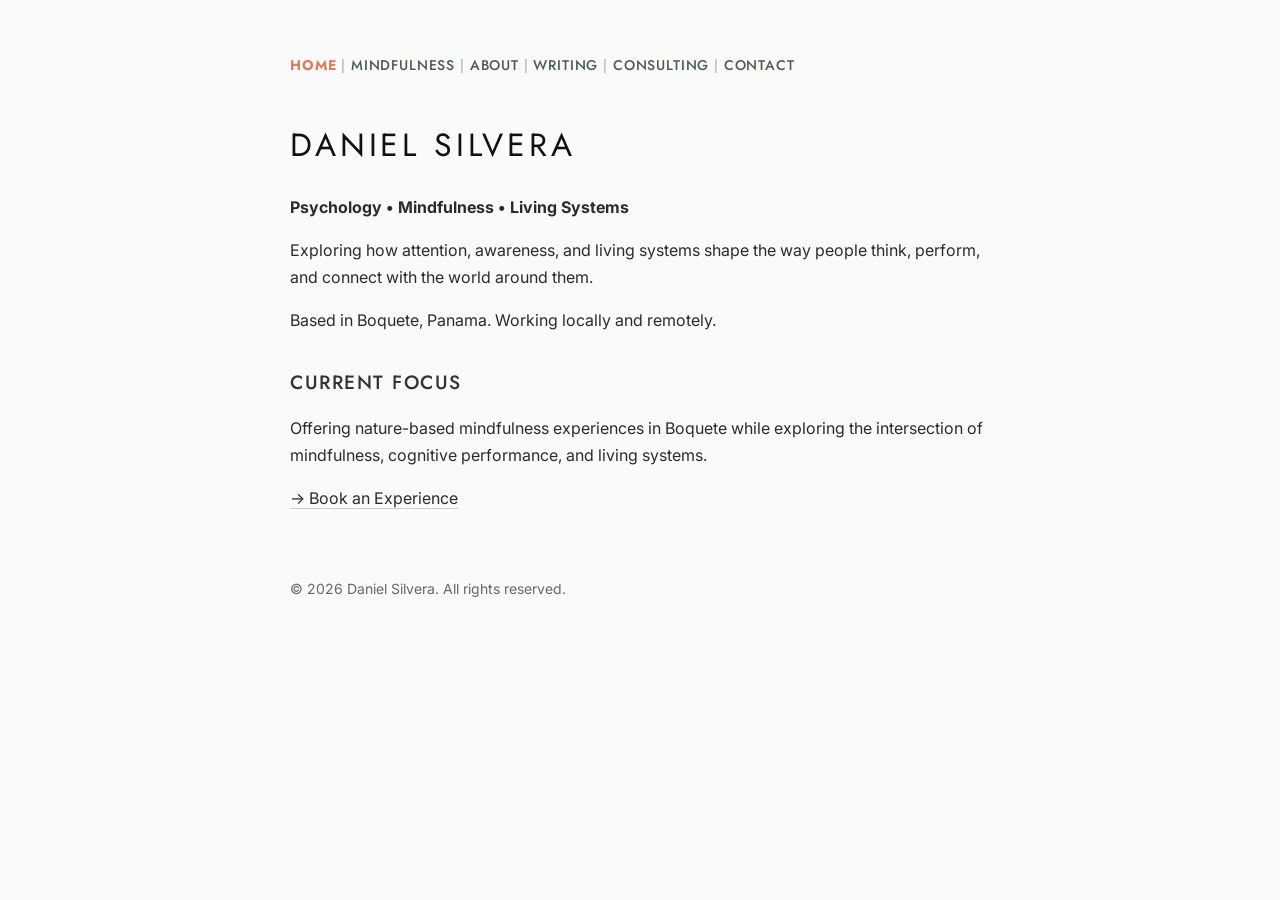
<file: index.html>
<!DOCTYPE html>
<html lang="en">
<head>
    <meta charset="UTF-8">
    <meta name="viewport" content="width=device-width, initial-scale=1.0">
    <title>Daniel Silvera</title>
    <link rel="stylesheet" href="css/style.css?v=1.4">
</head>
<body>

<nav>
    <p>
        <a href="index.html" class="nav-highlight">Home</a> |
        <a href="mindfulness.html">Mindfulness</a> |
        <a href="about.html">About</a> |
        <a href="blog/index.html">Writing</a> |
        <a href="consulting.html">Consulting</a> |
        <a href="contact.html">Contact</a>
    </p>
</nav>

<h1>Daniel Silvera</h1>

<p><strong>Psychology • Mindfulness • Living Systems</strong></p>

<p>Exploring how attention, awareness, and living systems shape the way people think, perform, and connect with the world around them.</p>

<p>Based in Boquete, Panama. Working locally and remotely.</p>

<h2>Current Focus</h2>

<p>Offering nature-based mindfulness experiences in Boquete while exploring the intersection of mindfulness, cognitive performance, and living systems.</p>

<p>
    <a href="mindfulness.html">→ Book an Experience</a>
</p>

<script src="js/footer.js?v=1.3"></script>
</body>
</html>
</file>
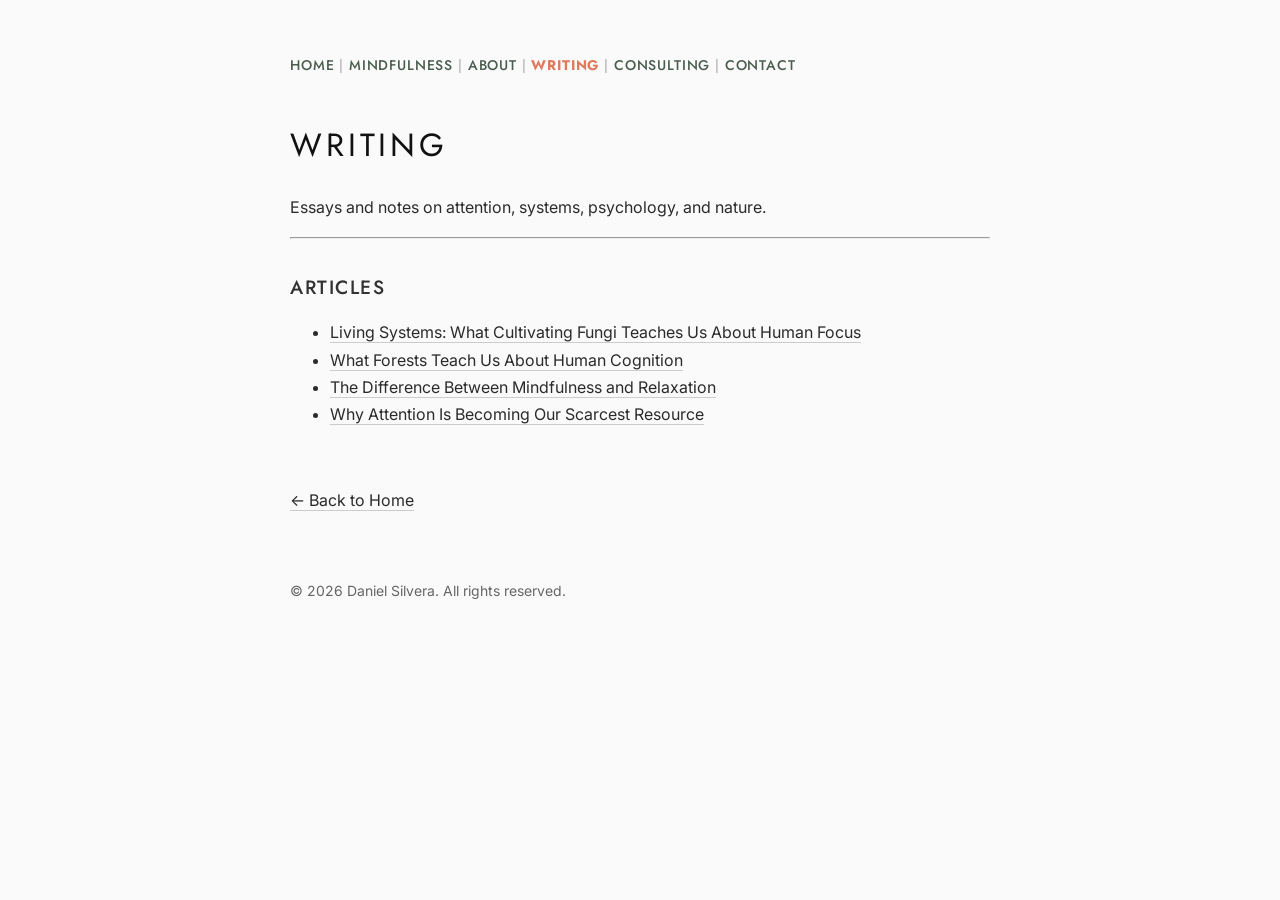
<file: blog/index.html>
<!DOCTYPE html>
<html lang="en">
<head>
    <meta charset="UTF-8">
    <meta name="viewport" content="width=device-width, initial-scale=1.0">
    <title>Writing - Daniel Silvera</title>
    <link rel="stylesheet" href="../css/style.css?v=1.4">
</head>
<body>

<nav>
    <p>
        <a href="../index.html">Home</a> |
        <a href="../mindfulness.html">Mindfulness</a> |
        <a href="../about.html">About</a> |
        <a href="index.html" class="nav-highlight">Writing</a> |
        <a href="../consulting.html">Consulting</a> |
        <a href="../contact.html">Contact</a>
    </p>
</nav>

<h1>Writing</h1>

<p>Essays and notes on attention, systems, psychology, and nature.</p>

<hr>

<h2>Articles</h2>

<ul>
    <li>
        <a href="systems-in-the-canopy.html">Living Systems: What Cultivating Fungi Teaches Us About Human Focus</a>
    </li>
    <li>
        <a href="what-forests-teach-us-about-human-cognition.html">What Forests Teach Us About Human Cognition</a>
    </li>
    <li>
        <a href="the-difference-between-mindfulness-and-relaxation.html">The Difference Between Mindfulness and Relaxation</a>
    </li>
    <li>
        <a href="why-attention-is-becoming-our-scarcest-resource.html">Why Attention Is Becoming Our Scarcest Resource</a>
    </li>
</ul>

<br>

<p>
    <a href="../index.html">← Back to Home</a>
</p>

<script src="../js/footer.js?v=1.3"></script>
</body>
</html>
</file>
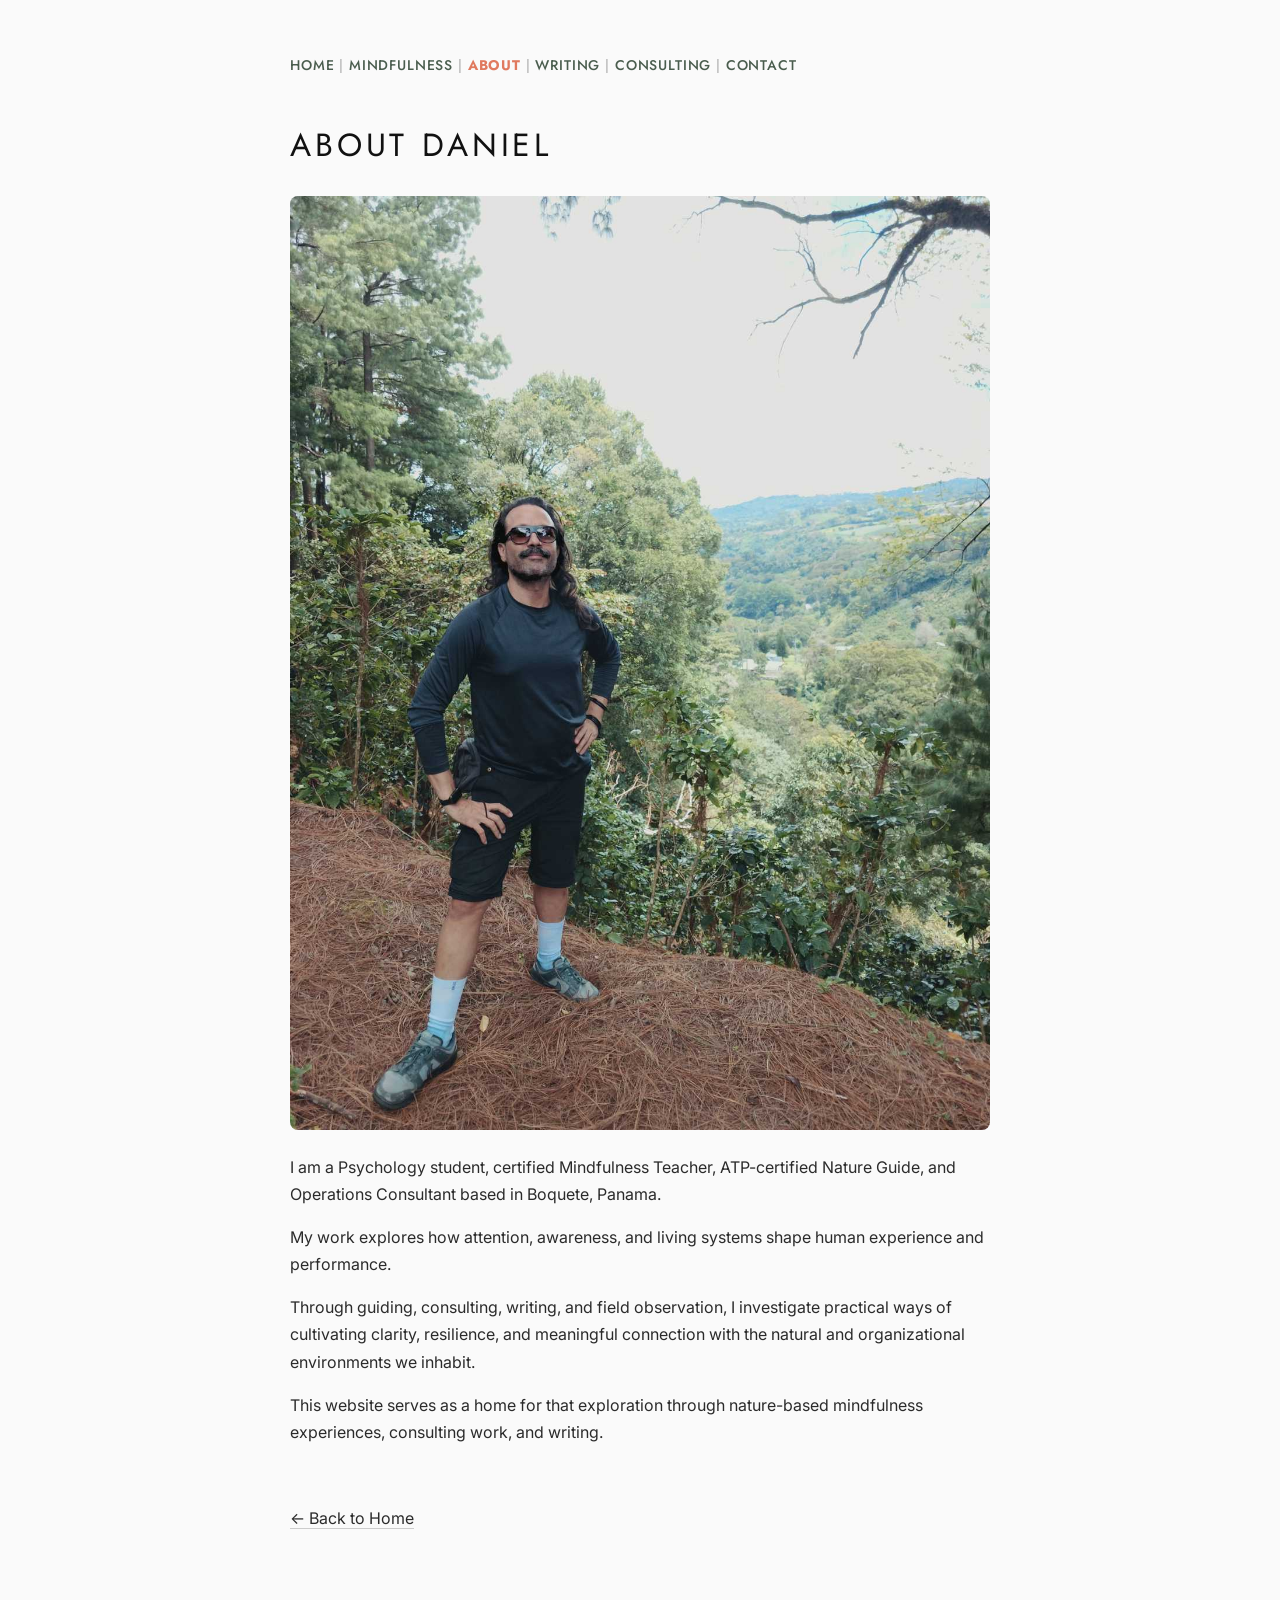
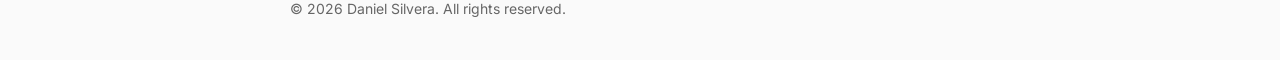
<file: about.html>
<!DOCTYPE html>
<html lang="en">
<head>
    <meta charset="UTF-8">
    <meta name="viewport" content="width=device-width, initial-scale=1.0">
    <title>About - Daniel Silvera</title>
    <link rel="stylesheet" href="css/style.css?v=1.3">
</head>
<body>

<nav>
    <p>
        <a href="index.html">Home</a> |
        <a href="mindfulness.html">Mindfulness</a> |
        <a href="about.html" class="nav-highlight">About</a> |
        <a href="blog/index.html">Writing</a> |
        <a href="consulting.html">Consulting</a> |
        <a href="contact.html">Contact</a>
    </p>
</nav>

<h1>About Daniel</h1>

<img src="assets/images/profile.jpg" alt="Daniel Silvera" class="profile-img" style="max-width: 100%; height: auto; border-radius: 8px;">

<p>I am a Psychology student, certified Mindfulness Teacher, ATP-certified Nature Guide, and Operations Consultant based in Boquete, Panama.</p>

<p>My work explores how attention, awareness, and living systems shape human experience and performance.</p>

<p>Through guiding, consulting, writing, and field observation, I investigate practical ways of cultivating clarity, resilience, and meaningful connection with the natural and organizational environments we inhabit.</p>

<p>This website serves as a home for that exploration through nature-based mindfulness experiences, consulting work, and writing.</p>

<br>

<p>
    <a href="index.html">← Back to Home</a>
</p>

<script src="js/footer.js?v=1.3"></script>
</body>
</html>
</file>
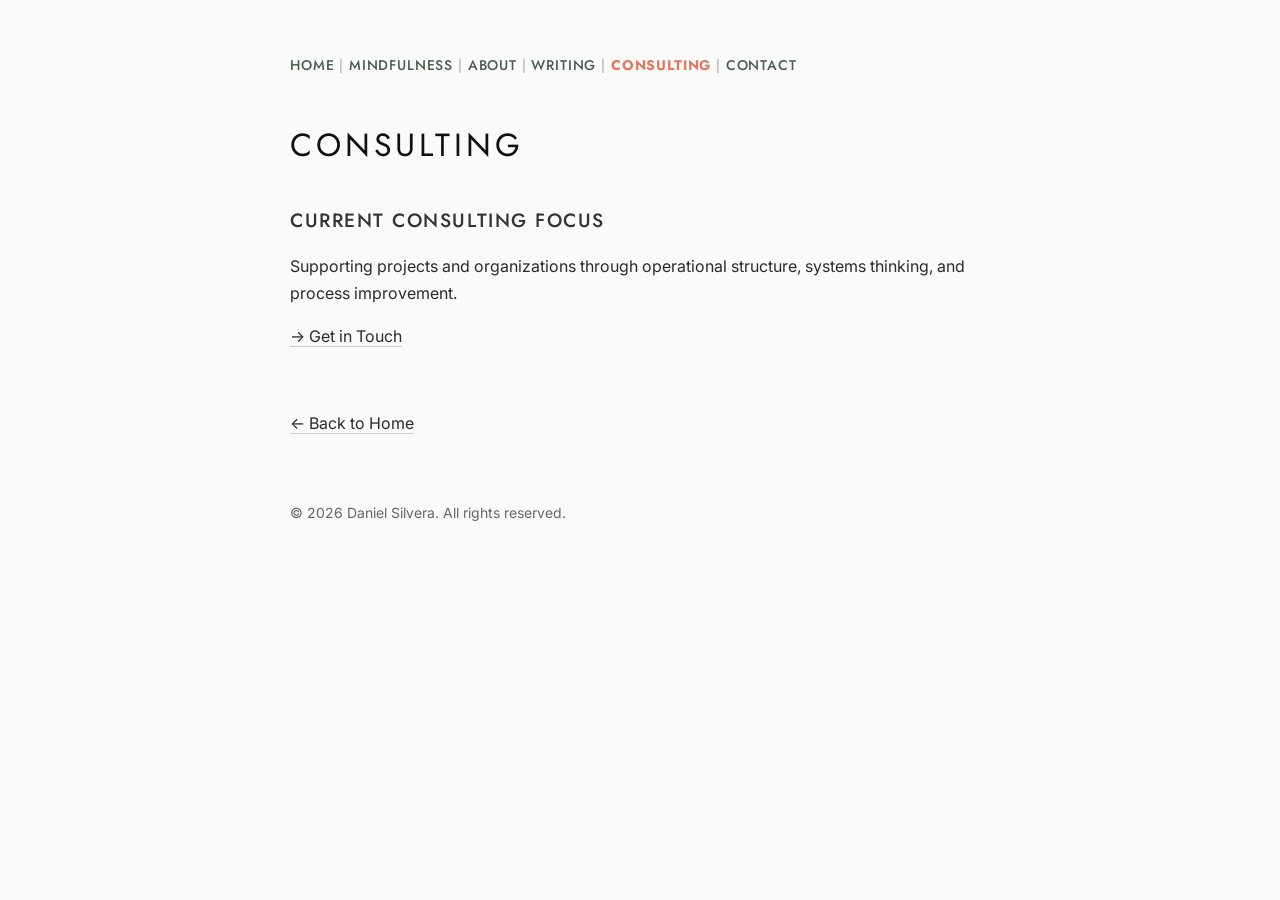
<file: consulting.html>
<!DOCTYPE html>
<html lang="en">
<head>
    <meta charset="UTF-8">
    <meta name="viewport" content="width=device-width, initial-scale=1.0">
    <title>Consulting - Daniel Silvera</title>
    <link rel="stylesheet" href="css/style.css?v=1.4">
</head>
<body>

<nav>
    <p>
        <a href="index.html">Home</a> |
        <a href="mindfulness.html">Mindfulness</a> |
        <a href="about.html">About</a> |
        <a href="blog/index.html">Writing</a> |
        <a href="consulting.html" class="nav-highlight">Consulting</a> |
        <a href="contact.html">Contact</a>
    </p>
</nav>

<h1>Consulting</h1>

<h2>Current Consulting Focus</h2>

<p>Supporting projects and organizations through operational structure, systems thinking, and process improvement.</p>

<p>
    <span id="email-container"></span>
</p>

<script>
    (function() {
        var user = 'contact';
        var domain = 'danielsilvera.com';
        var label = '→ Get in Touch';
        var container = document.getElementById('email-container');
        var link = document.createElement('a');
        link.href = 'mailto:' + user + '@' + domain;
        link.textContent = label;
        container.appendChild(link);
    })();
</script>

<br>

<p>
    <a href="index.html">← Back to Home</a>
</p>

<script src="js/footer.js?v=1.3"></script>
</body>
</html>
</file>
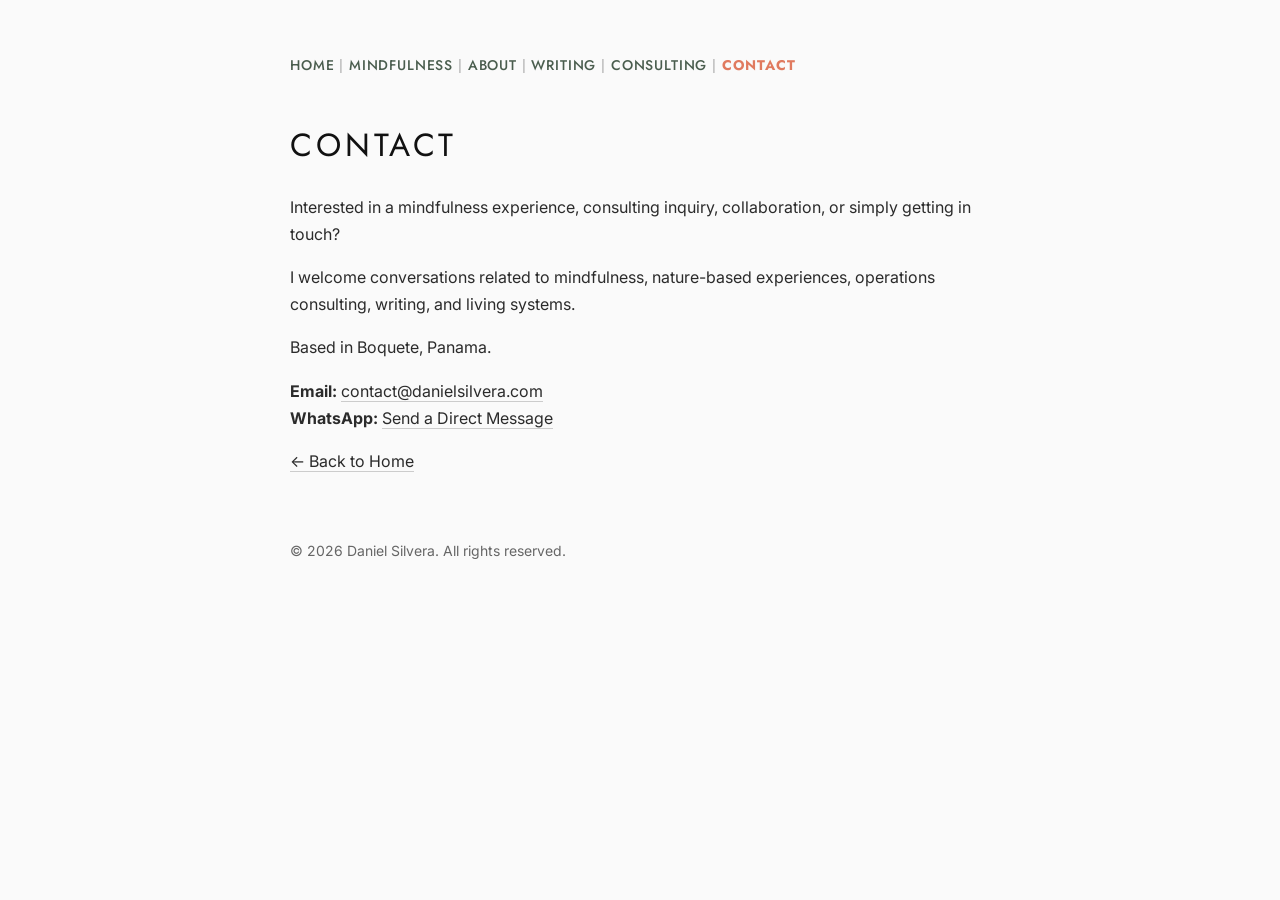
<file: contact.html>
<!DOCTYPE html>
<html lang="en">
<head>
    <meta charset="UTF-8">
    <meta name="viewport" content="width=device-width, initial-scale=1.0">
    <title>Contact - Daniel Silvera</title>
    <link rel="stylesheet" href="css/style.css?v=1.4">
</head>
<body>

<nav>
    <p>
        <a href="index.html">Home</a> |
        <a href="mindfulness.html">Mindfulness</a> |
        <a href="about.html">About</a> |
        <a href="blog/index.html">Writing</a> |
        <a href="consulting.html">Consulting</a> |
        <a href="contact.html" class="nav-highlight">Contact</a>
    </p>
</nav>

<h1>Contact</h1>

<p>Interested in a mindfulness experience, consulting inquiry, collaboration, or simply getting in touch?</p>

<p>I welcome conversations related to mindfulness, nature-based experiences, operations consulting, writing, and living systems.</p>

<p>Based in Boquete, Panama.</p>

<p>
    <strong>Email:</strong> <span id="email-container"></span><br>
    <strong>WhatsApp:</strong> <a href="#" id="wa-link" target="_blank" rel="noopener">Send a Direct Message</a>
</p>

<p>
    <a href="index.html">← Back to Home</a>
</p>

<script>
    // Obfuscates and dynamically renders the email link
    (function() {
        var user = 'contact';
        var domain = 'danielsilvera.com';
        var container = document.getElementById('email-container');
        var link = document.createElement('a');
        link.href = 'mailto:' + user + '@' + domain;
        link.textContent = user + '@' + domain;
        container.appendChild(link);
    })();

    // Assembles the WhatsApp link upon click to prevent scraping of phone number
    document.getElementById('wa-link').addEventListener('click', function(e) {
        var country = '507';
        var phone = '65769000';
        this.href = 'https://wa.me/' + country + phone;
    });
</script>

<script src="js/footer.js?v=1.3"></script>
</body>
</html>
</file>
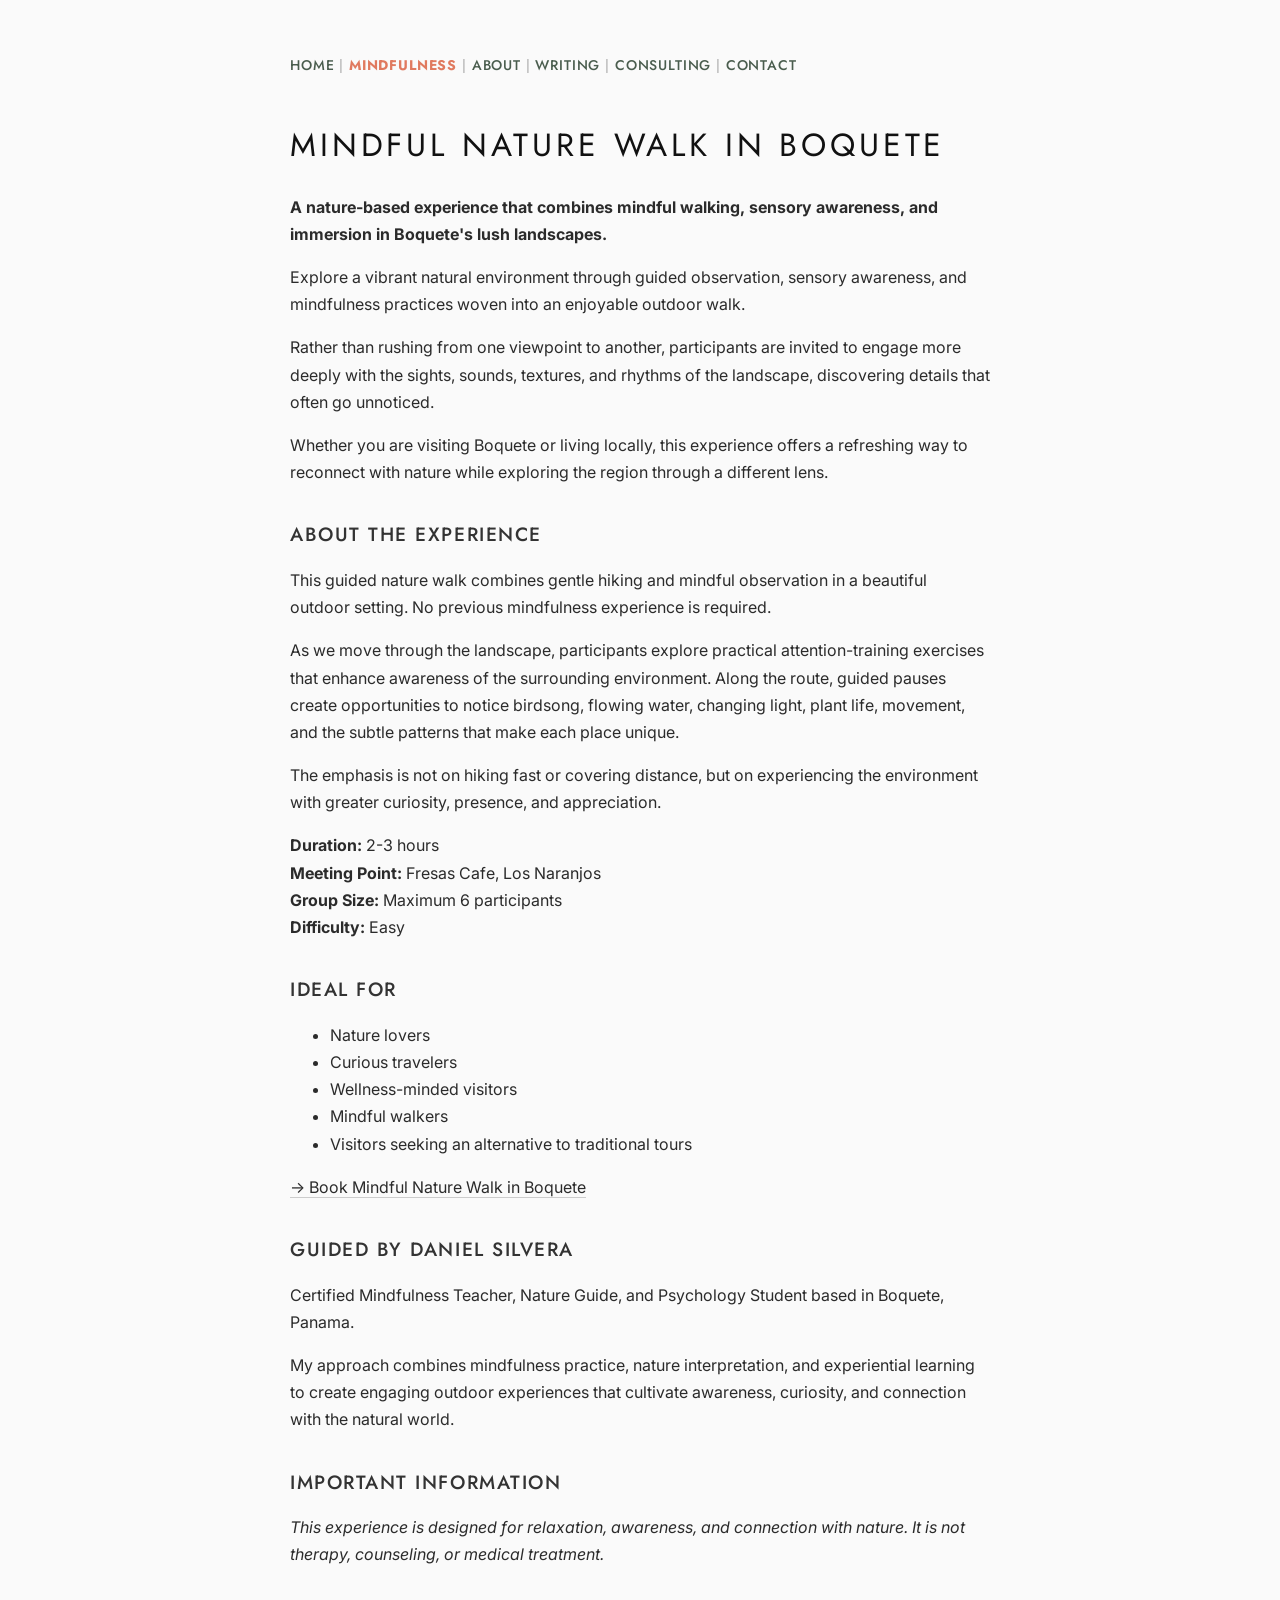
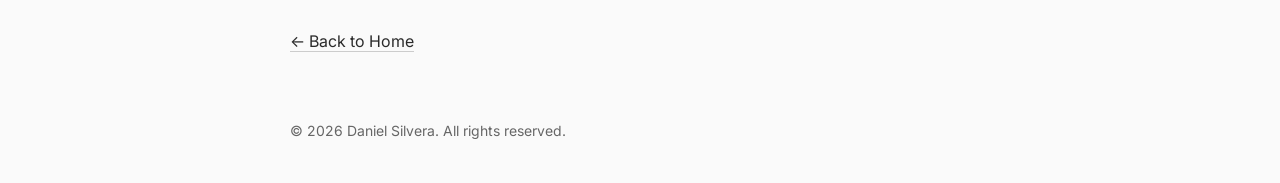
<file: mindfulness.html>
<!DOCTYPE html>
<html lang="en">
<head>
    <meta charset="UTF-8">
    <meta name="viewport" content="width=device-width, initial-scale=1.0">
    <title>Mindfulness - Daniel Silvera</title>
    <link rel="stylesheet" href="css/style.css?v=1.4">
</head>
<body>

<nav>
    <p>
        <a href="index.html">Home</a> |
        <a href="mindfulness.html" class="nav-highlight">Mindfulness</a> |
        <a href="about.html">About</a> |
        <a href="blog/index.html">Writing</a> |
        <a href="consulting.html">Consulting</a> |
        <a href="contact.html">Contact</a>
    </p>
</nav>

<h1>Mindful Nature Walk in Boquete</h1>
<p><strong>A nature-based experience that combines mindful walking, sensory awareness, and immersion in Boquete's lush landscapes.</strong></p>

<p>Explore a vibrant natural environment through guided observation, sensory awareness, and mindfulness practices woven into an enjoyable outdoor walk.</p>

<p>Rather than rushing from one viewpoint to another, participants are invited to engage more deeply with the sights, sounds, textures, and rhythms of the landscape, discovering details that often go unnoticed.</p>

<p>Whether you are visiting Boquete or living locally, this experience offers a refreshing way to reconnect with nature while exploring the region through a different lens.</p>

<h2>About the Experience</h2>
<p>This guided nature walk combines gentle hiking and mindful observation in a beautiful outdoor setting. No previous mindfulness experience is required.</p>

<p>As we move through the landscape, participants explore practical attention-training exercises that enhance awareness of the surrounding environment. Along the route, guided pauses create opportunities to notice birdsong, flowing water, changing light, plant life, movement, and the subtle patterns that make each place unique.</p>

<p>The emphasis is not on hiking fast or covering distance, but on experiencing the environment with greater curiosity, presence, and appreciation.</p>

<p>
    <strong>Duration:</strong> 2-3 hours<br>
    <strong>Meeting Point:</strong> Fresas Cafe, Los Naranjos<br>
    <strong>Group Size:</strong> Maximum 6 participants<br>
    <strong>Difficulty:</strong> Easy
</p>

<h2>Ideal For</h2>
<ul>
    <li>Nature lovers</li>
    <li>Curious travelers</li>
    <li>Wellness-minded visitors</li>
    <li>Mindful walkers</li>
    <li>Visitors seeking an alternative to traditional tours</li>
</ul>

<p>
    <a href="https://www.picktime.com/4e8974e4-3df1-4313-8410-624d04c61e4b#book/services" target="_blank" rel="noopener">→ Book Mindful Nature Walk in Boquete</a>
</p>

<h2>Guided by Daniel Silvera</h2>
<p>Certified Mindfulness Teacher, Nature Guide, and Psychology Student based in Boquete, Panama.</p>

<p>My approach combines mindfulness practice, nature interpretation, and experiential learning to create engaging outdoor experiences that cultivate awareness, curiosity, and connection with the natural world.</p>

<h2>Important Information</h2>
<p><em>This experience is designed for relaxation, awareness, and connection with nature. It is not therapy, counseling, or medical treatment.</em></p>

<br>

<p>
    <a href="index.html">← Back to Home</a>
</p>

<script src="js/footer.js?v=1.3"></script>
</body>
</html>
</file>
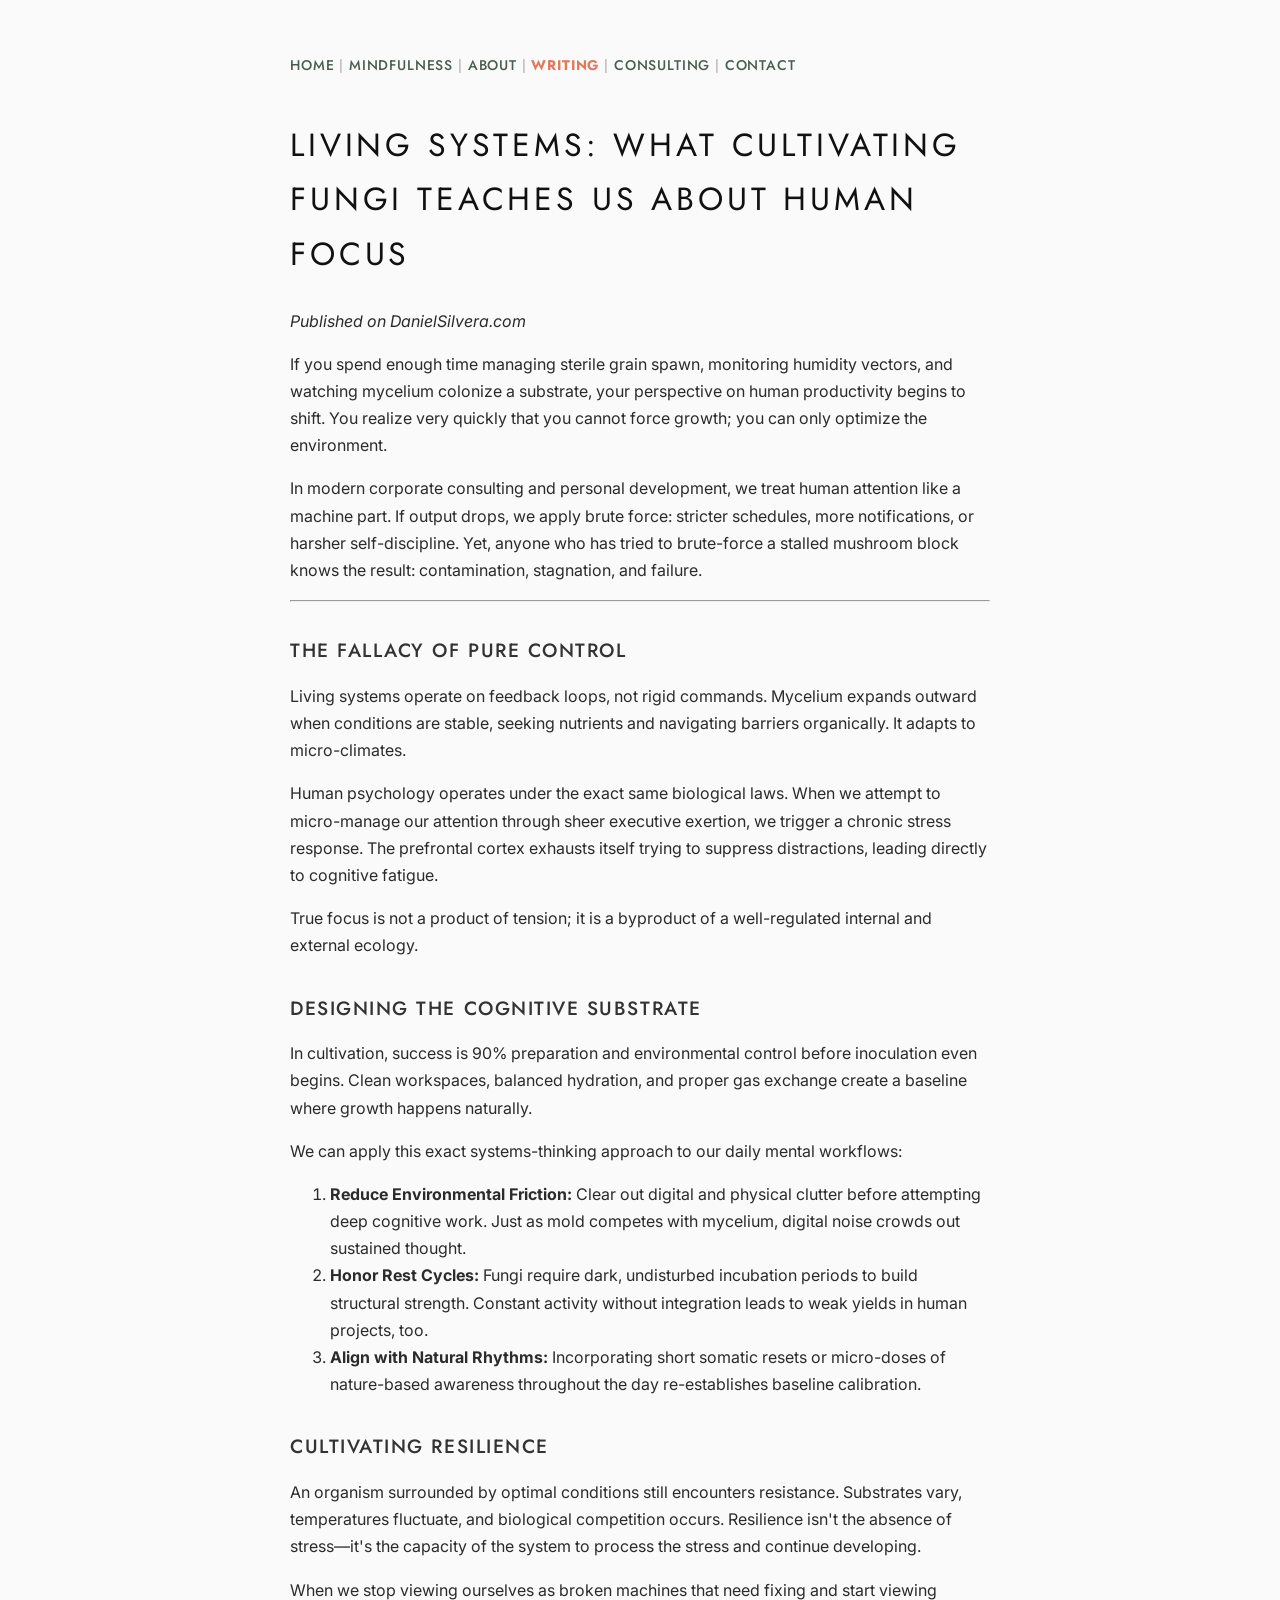
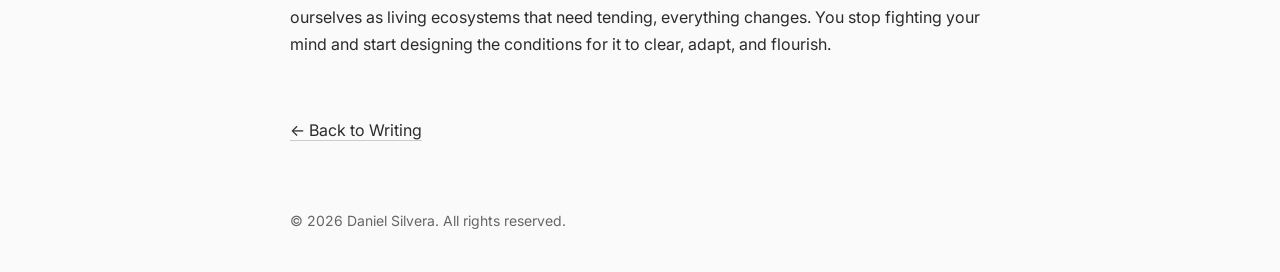
<file: blog/systems-in-the-canopy.html>
<!DOCTYPE html>
<html lang="en">
<head>
    <meta charset="UTF-8">
    <meta name="viewport" content="width=device-width, initial-scale=1.0">
    <title>Living Systems: What Cultivating Fungi Teaches Us About Human Focus - Daniel Silvera</title>
    <link rel="stylesheet" href="../css/style.css?v=1.4">
</head>
<body>

<nav>
    <p>
        <a href="../index.html">Home</a> |
        <a href="../mindfulness.html">Mindfulness</a> |
        <a href="../about.html">About</a> |
        <a href="index.html" class="nav-highlight">Writing</a> |
        <a href="../consulting.html">Consulting</a> |
        <a href="../contact.html">Contact</a>
    </p>
</nav>

<article>
    <h1>Living Systems: What Cultivating Fungi Teaches Us About Human Focus</h1>
    <p><em>Published on DanielSilvera.com</em></p>

    <p>If you spend enough time managing sterile grain spawn, monitoring humidity vectors, and watching mycelium colonize a substrate, your perspective on human productivity begins to shift. You realize very quickly that you cannot force growth; you can only optimize the environment.</p>

    <p>In modern corporate consulting and personal development, we treat human attention like a machine part. If output drops, we apply brute force: stricter schedules, more notifications, or harsher self-discipline. Yet, anyone who has tried to brute-force a stalled mushroom block knows the result: contamination, stagnation, and failure.</p>

    <hr>

    <h2>The Fallacy of Pure Control</h2>

    <p>Living systems operate on feedback loops, not rigid commands. Mycelium expands outward when conditions are stable, seeking nutrients and navigating barriers organically. It adapts to micro-climates.</p>

    <p>Human psychology operates under the exact same biological laws. When we attempt to micro-manage our attention through sheer executive exertion, we trigger a chronic stress response. The prefrontal cortex exhausts itself trying to suppress distractions, leading directly to cognitive fatigue.</p>

    <p>True focus is not a product of tension; it is a byproduct of a well-regulated internal and external ecology.</p>

    <h2>Designing the Cognitive Substrate</h2>

    <p>In cultivation, success is 90% preparation and environmental control before inoculation even begins. Clean workspaces, balanced hydration, and proper gas exchange create a baseline where growth happens naturally.</p>

    <p>We can apply this exact systems-thinking approach to our daily mental workflows:</p>

    <ol>
        <li><strong>Reduce Environmental Friction:</strong> Clear out digital and physical clutter before attempting deep cognitive work. Just as mold competes with mycelium, digital noise crowds out sustained thought.</li>
        <li><strong>Honor Rest Cycles:</strong> Fungi require dark, undisturbed incubation periods to build structural strength. Constant activity without integration leads to weak yields in human projects, too.</li>
        <li><strong>Align with Natural Rhythms:</strong> Incorporating short somatic resets or micro-doses of nature-based awareness throughout the day re-establishes baseline calibration.</li>
    </ol>

    <h2>Cultivating Resilience</h2>

    <p>An organism surrounded by optimal conditions still encounters resistance. Substrates vary, temperatures fluctuate, and biological competition occurs. Resilience isn't the absence of stress—it's the capacity of the system to process the stress and continue developing.</p>

    <p>When we stop viewing ourselves as broken machines that need fixing and start viewing ourselves as living ecosystems that need tending, everything changes. You stop fighting your mind and start designing the conditions for it to clear, adapt, and flourish.</p>
</article>

<br>

<p>
    <a href="index.html">← Back to Writing</a>
</p>

<script src="../js/footer.js?v=1.3"></script>
</body>
</html>
</file>
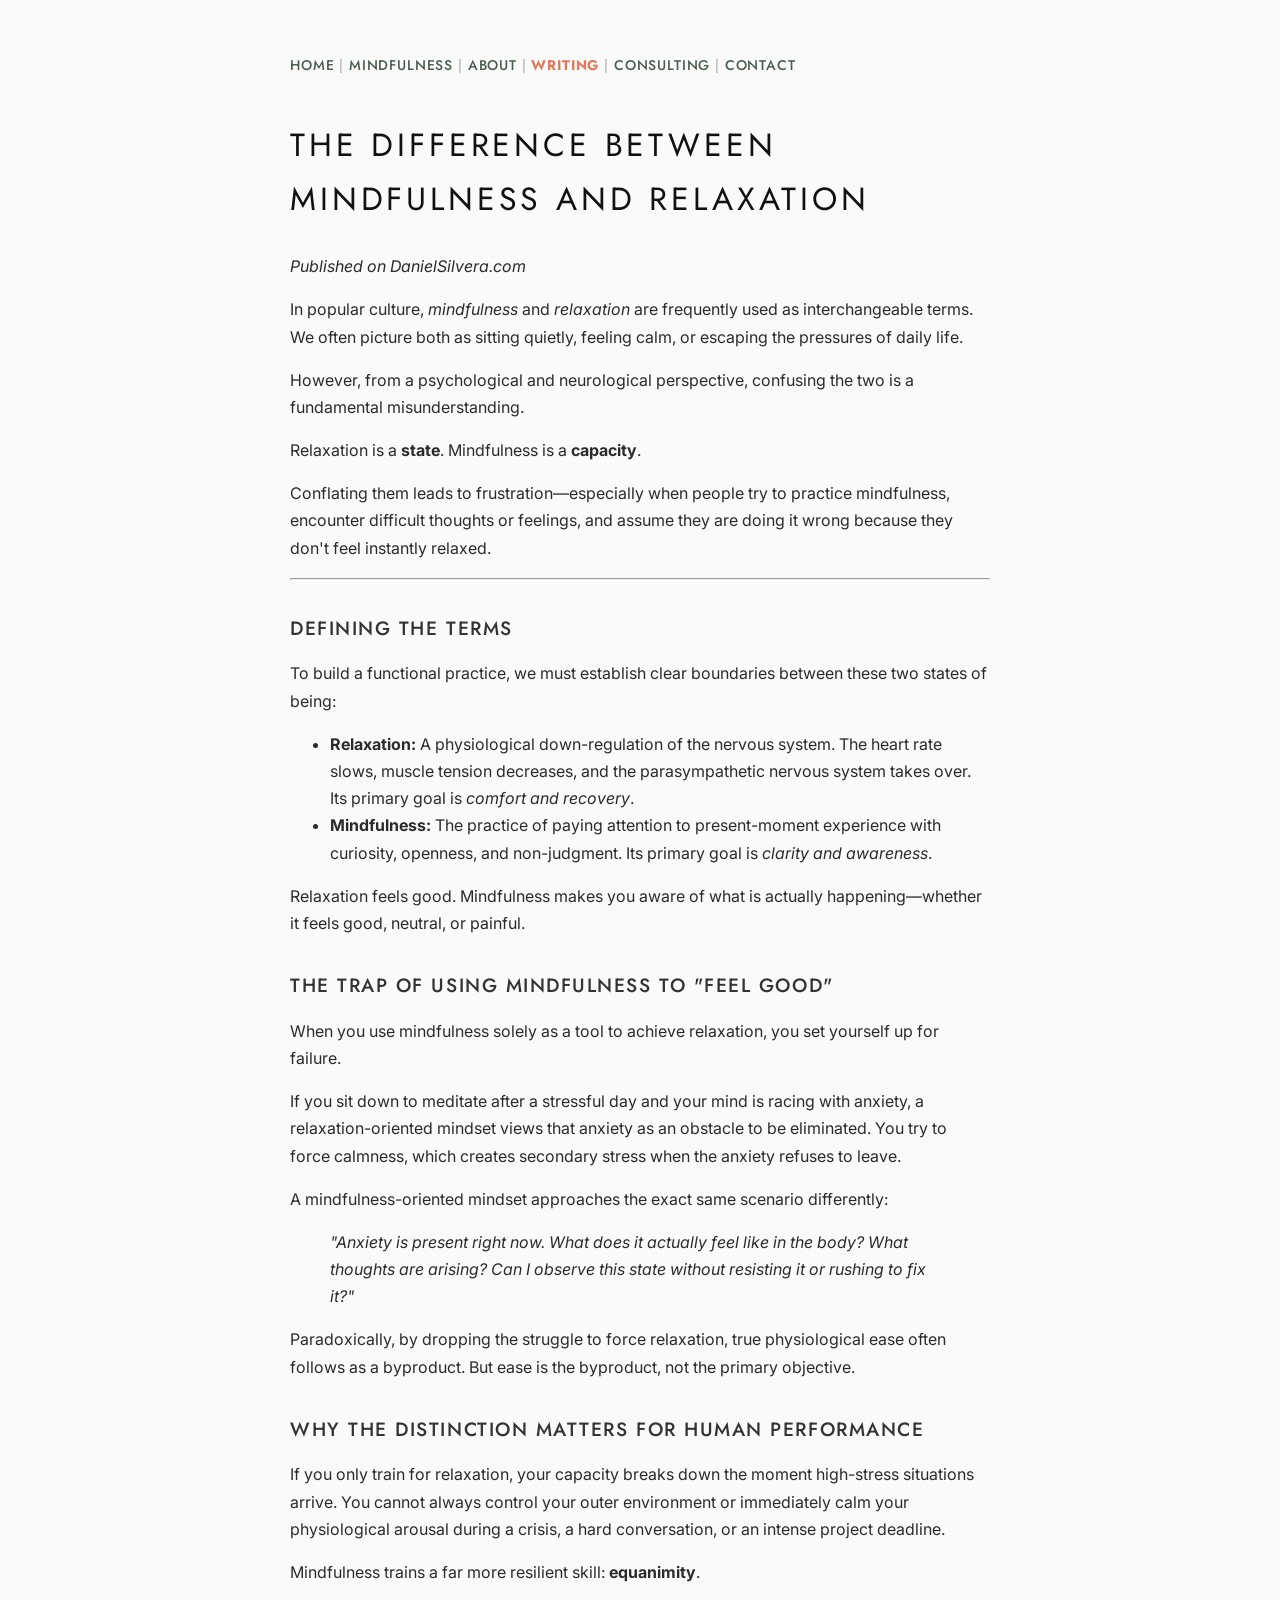
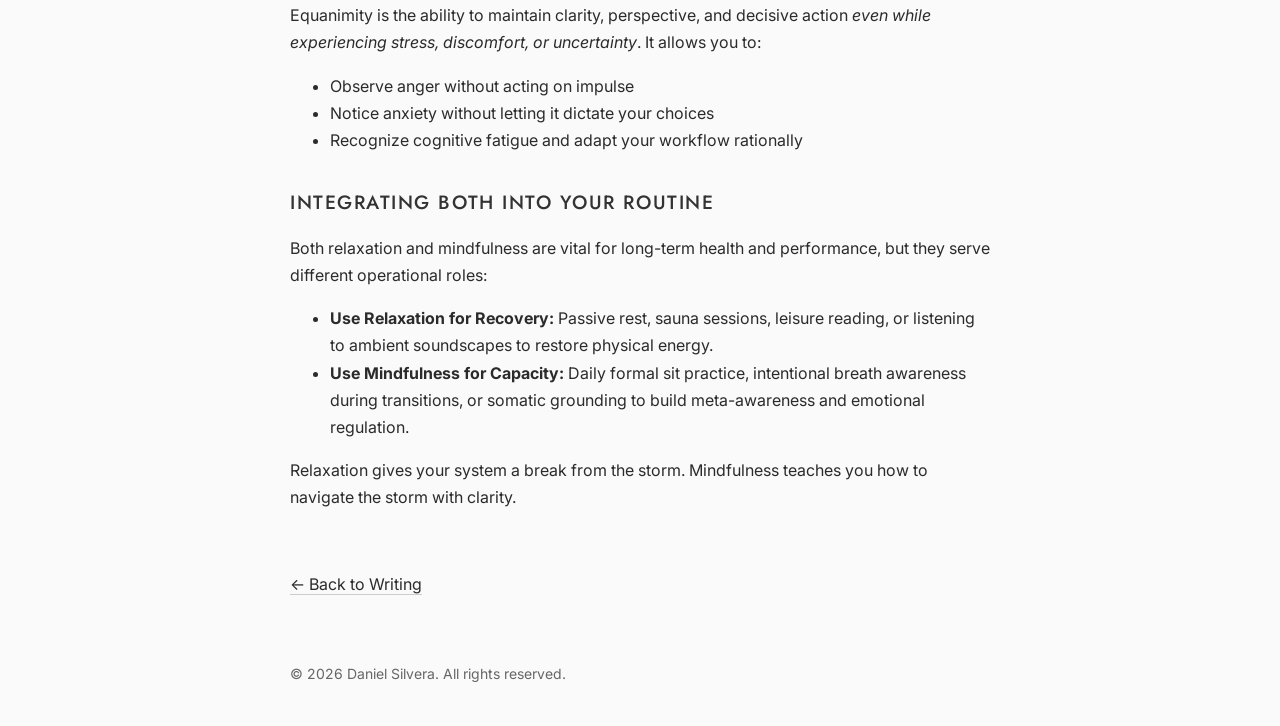
<file: blog/the-difference-between-mindfulness-and-relaxation.html>
<!DOCTYPE html>
<html lang="en">
<head>
    <meta charset="UTF-8">
    <meta name="viewport" content="width=device-width, initial-scale=1.0">
    <title>The Difference Between Mindfulness and Relaxation - Daniel Silvera</title>
    <link rel="stylesheet" href="../css/style.css?v=1.4">
</head>
<body>

<nav>
    <p>
        <a href="../index.html">Home</a> |
        <a href="../mindfulness.html">Mindfulness</a> |
        <a href="../about.html">About</a> |
        <a href="index.html" class="nav-highlight">Writing</a> |
        <a href="../consulting.html">Consulting</a> |
        <a href="../contact.html">Contact</a>
    </p>
</nav>

<article>
    <h1>The Difference Between Mindfulness and Relaxation</h1>
    <p><em>Published on DanielSilvera.com</em></p>

    <p>In popular culture, <em>mindfulness</em> and <em>relaxation</em> are frequently used as interchangeable terms. We often picture both as sitting quietly, feeling calm, or escaping the pressures of daily life.</p>

    <p>However, from a psychological and neurological perspective, confusing the two is a fundamental misunderstanding.</p>

    <p>Relaxation is a <strong>state</strong>. Mindfulness is a <strong>capacity</strong>.</p>

    <p>Conflating them leads to frustration—especially when people try to practice mindfulness, encounter difficult thoughts or feelings, and assume they are doing it wrong because they don't feel instantly relaxed.</p>

    <hr>

    <h2>Defining the Terms</h2>

    <p>To build a functional practice, we must establish clear boundaries between these two states of being:</p>

    <ul>
        <li><strong>Relaxation:</strong> A physiological down-regulation of the nervous system. The heart rate slows, muscle tension decreases, and the parasympathetic nervous system takes over. Its primary goal is <em>comfort and recovery</em>.</li>
        <li><strong>Mindfulness:</strong> The practice of paying attention to present-moment experience with curiosity, openness, and non-judgment. Its primary goal is <em>clarity and awareness</em>.</li>
    </ul>

    <p>Relaxation feels good. Mindfulness makes you aware of what is actually happening—whether it feels good, neutral, or painful.</p>

    <h2>The Trap of Using Mindfulness to "Feel Good"</h2>

    <p>When you use mindfulness solely as a tool to achieve relaxation, you set yourself up for failure.</p>

    <p>If you sit down to meditate after a stressful day and your mind is racing with anxiety, a relaxation-oriented mindset views that anxiety as an obstacle to be eliminated. You try to force calmness, which creates secondary stress when the anxiety refuses to leave.</p>

    <p>A mindfulness-oriented mindset approaches the exact same scenario differently:</p>

    <blockquote>
        <p><em>"Anxiety is present right now. What does it actually feel like in the body? What thoughts are arising? Can I observe this state without resisting it or rushing to fix it?"</em></p>
    </blockquote>

    <p>Paradoxically, by dropping the struggle to force relaxation, true physiological ease often follows as a byproduct. But ease is the byproduct, not the primary objective.</p>

    <h2>Why the Distinction Matters for Human Performance</h2>

    <p>If you only train for relaxation, your capacity breaks down the moment high-stress situations arrive. You cannot always control your outer environment or immediately calm your physiological arousal during a crisis, a hard conversation, or an intense project deadline.</p>

    <p>Mindfulness trains a far more resilient skill: <strong>equanimity</strong>.</p>

    <p>Equanimity is the ability to maintain clarity, perspective, and decisive action <em>even while experiencing stress, discomfort, or uncertainty</em>. It allows you to:</p>
    <ul>
        <li>Observe anger without acting on impulse</li>
        <li>Notice anxiety without letting it dictate your choices</li>
        <li>Recognize cognitive fatigue and adapt your workflow rationally</li>
    </ul>

    <h2>Integrating Both into Your Routine</h2>

    <p>Both relaxation and mindfulness are vital for long-term health and performance, but they serve different operational roles:</p>

    <ul>
        <li><strong>Use Relaxation for Recovery:</strong> Passive rest, sauna sessions, leisure reading, or listening to ambient soundscapes to restore physical energy.</li>
        <li><strong>Use Mindfulness for Capacity:</strong> Daily formal sit practice, intentional breath awareness during transitions, or somatic grounding to build meta-awareness and emotional regulation.</li>
    </ul>

    <p>Relaxation gives your system a break from the storm. Mindfulness teaches you how to navigate the storm with clarity.</p>
</article>

<br>

<p>
    <a href="index.html">← Back to Writing</a>
</p>

<script src="../js/footer.js?v=1.3"></script>
</body>
</html>
</file>
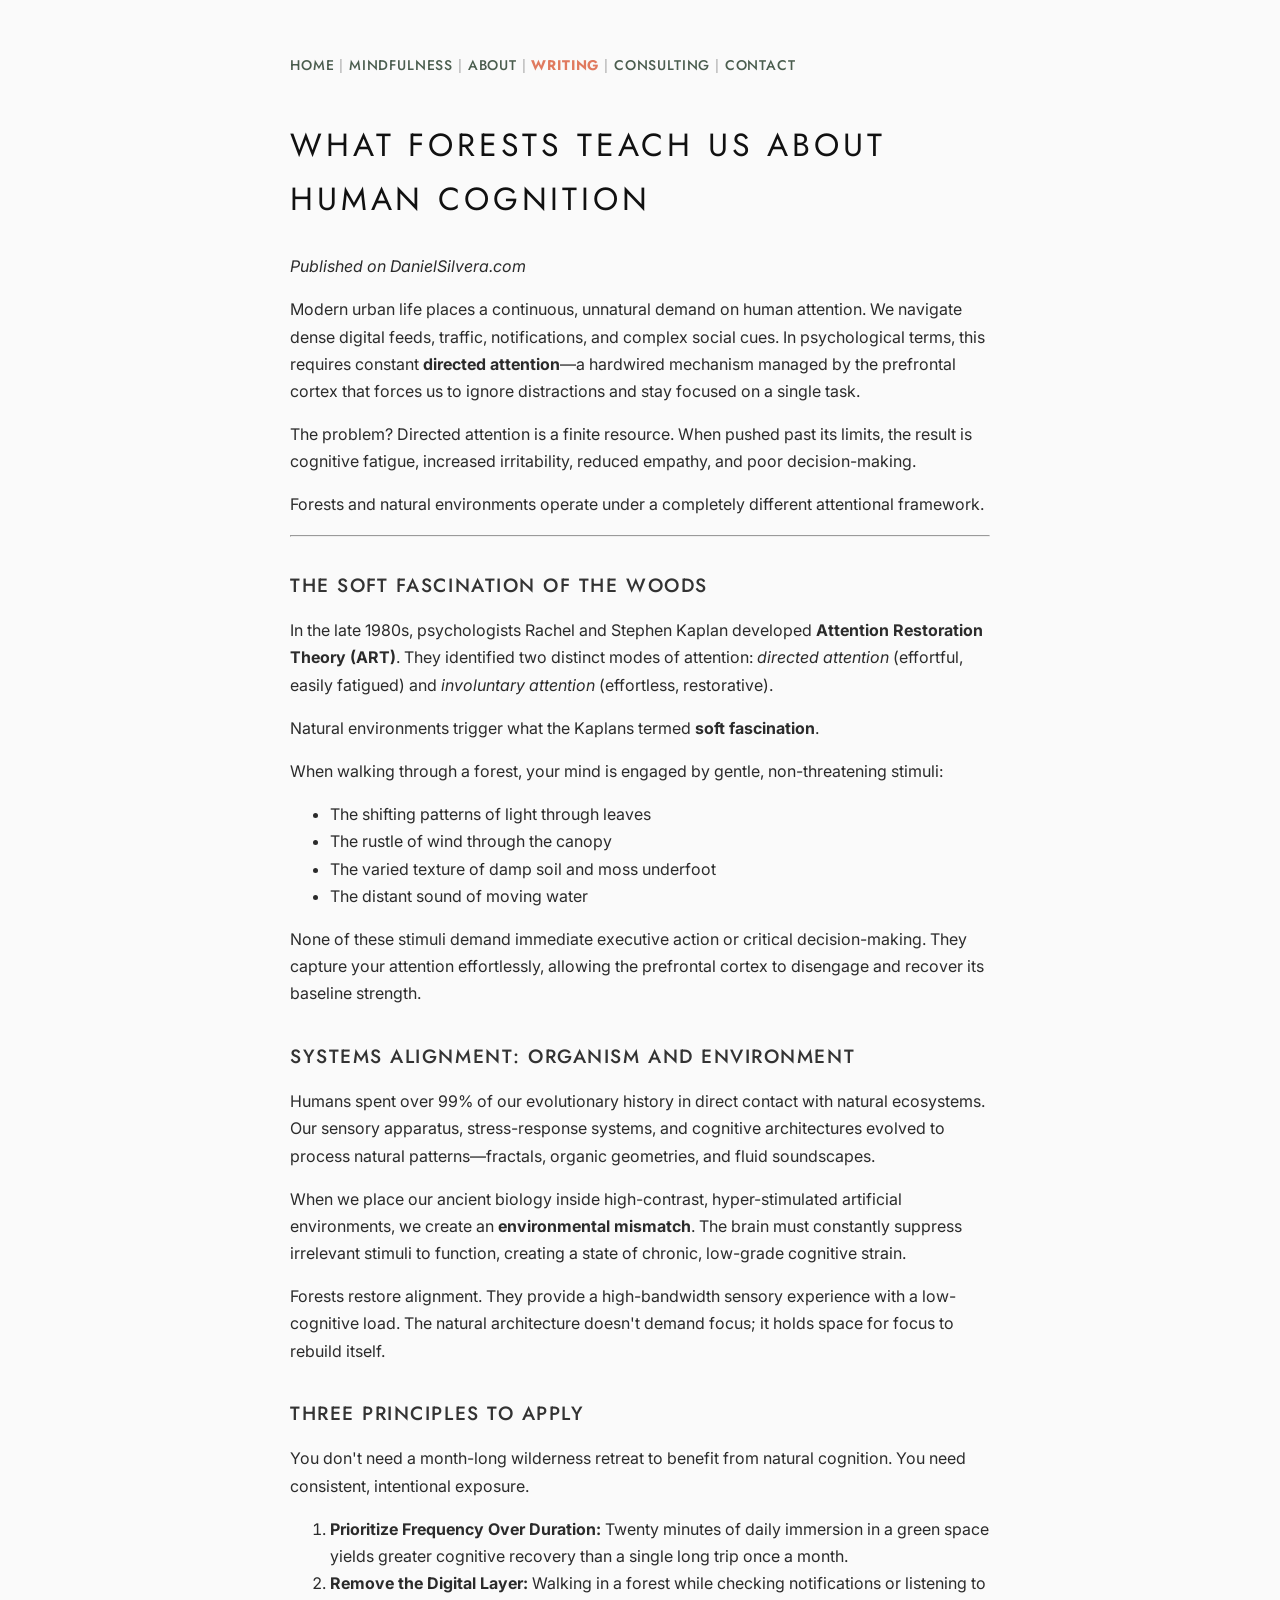
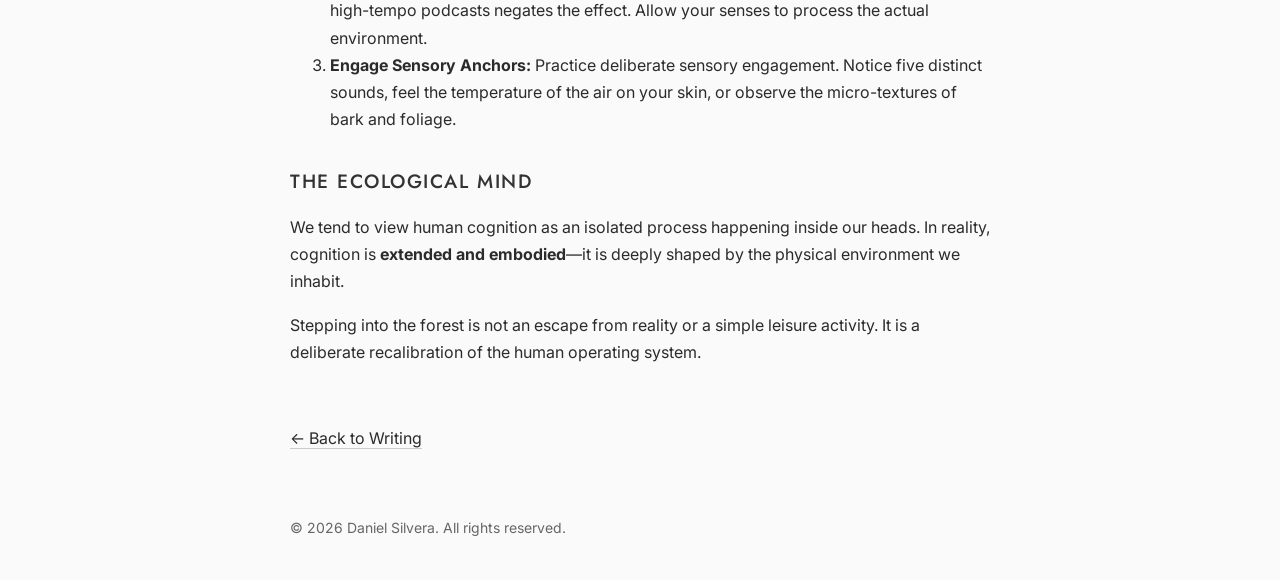
<file: blog/what-forests-teach-us-about-human-cognition.html>
<!DOCTYPE html>
<html lang="en">
<head>
    <meta charset="UTF-8">
    <meta name="viewport" content="width=device-width, initial-scale=1.0">
    <title>What Forests Teach Us About Human Cognition - Daniel Silvera</title>
    <link rel="stylesheet" href="../css/style.css?v=1.4">
</head>
<body>

<nav>
    <p>
        <a href="../index.html">Home</a> |
        <a href="../mindfulness.html">Mindfulness</a> |
        <a href="../about.html">About</a> |
        <a href="index.html" class="nav-highlight">Writing</a> |
        <a href="../consulting.html">Consulting</a> |
        <a href="../contact.html">Contact</a>
    </p>
</nav>

<article>
    <h1>What Forests Teach Us About Human Cognition</h1>
    <p><em>Published on DanielSilvera.com</em></p>

    <p>Modern urban life places a continuous, unnatural demand on human attention. We navigate dense digital feeds, traffic, notifications, and complex social cues. In psychological terms, this requires constant <strong>directed attention</strong>—a hardwired mechanism managed by the prefrontal cortex that forces us to ignore distractions and stay focused on a single task.</p>

    <p>The problem? Directed attention is a finite resource. When pushed past its limits, the result is cognitive fatigue, increased irritability, reduced empathy, and poor decision-making.</p>

    <p>Forests and natural environments operate under a completely different attentional framework.</p>

    <hr>

    <h2>The Soft Fascination of the Woods</h2>

    <p>In the late 1980s, psychologists Rachel and Stephen Kaplan developed <strong>Attention Restoration Theory (ART)</strong>. They identified two distinct modes of attention: <em>directed attention</em> (effortful, easily fatigued) and <em>involuntary attention</em> (effortless, restorative).</p>

    <p>Natural environments trigger what the Kaplans termed <strong>soft fascination</strong>.</p>

    <p>When walking through a forest, your mind is engaged by gentle, non-threatening stimuli:</p>
    <ul>
        <li>The shifting patterns of light through leaves</li>
        <li>The rustle of wind through the canopy</li>
        <li>The varied texture of damp soil and moss underfoot</li>
        <li>The distant sound of moving water</li>
    </ul>

    <p>None of these stimuli demand immediate executive action or critical decision-making. They capture your attention effortlessly, allowing the prefrontal cortex to disengage and recover its baseline strength.</p>

    <h2>Systems Alignment: Organism and Environment</h2>

    <p>Humans spent over 99% of our evolutionary history in direct contact with natural ecosystems. Our sensory apparatus, stress-response systems, and cognitive architectures evolved to process natural patterns—fractals, organic geometries, and fluid soundscapes.</p>

    <p>When we place our ancient biology inside high-contrast, hyper-stimulated artificial environments, we create an <strong>environmental mismatch</strong>. The brain must constantly suppress irrelevant stimuli to function, creating a state of chronic, low-grade cognitive strain.</p>

    <p>Forests restore alignment. They provide a high-bandwidth sensory experience with a low-cognitive load. The natural architecture doesn't demand focus; it holds space for focus to rebuild itself.</p>

    <h2>Three Principles to Apply</h2>

    <p>You don't need a month-long wilderness retreat to benefit from natural cognition. You need consistent, intentional exposure.</p>

    <ol>
        <li><strong>Prioritize Frequency Over Duration:</strong> Twenty minutes of daily immersion in a green space yields greater cognitive recovery than a single long trip once a month.</li>
        <li><strong>Remove the Digital Layer:</strong> Walking in a forest while checking notifications or listening to high-tempo podcasts negates the effect. Allow your senses to process the actual environment.</li>
        <li><strong>Engage Sensory Anchors:</strong> Practice deliberate sensory engagement. Notice five distinct sounds, feel the temperature of the air on your skin, or observe the micro-textures of bark and foliage.</li>
    </ol>

    <h2>The Ecological Mind</h2>

    <p>We tend to view human cognition as an isolated process happening inside our heads. In reality, cognition is <strong>extended and embodied</strong>—it is deeply shaped by the physical environment we inhabit.</p>

    <p>Stepping into the forest is not an escape from reality or a simple leisure activity. It is a deliberate recalibration of the human operating system.</p>
</article>

<br>

<p>
    <a href="index.html">← Back to Writing</a>
</p>

<script src="../js/footer.js?v=1.3"></script>
</body>
</html>
</file>
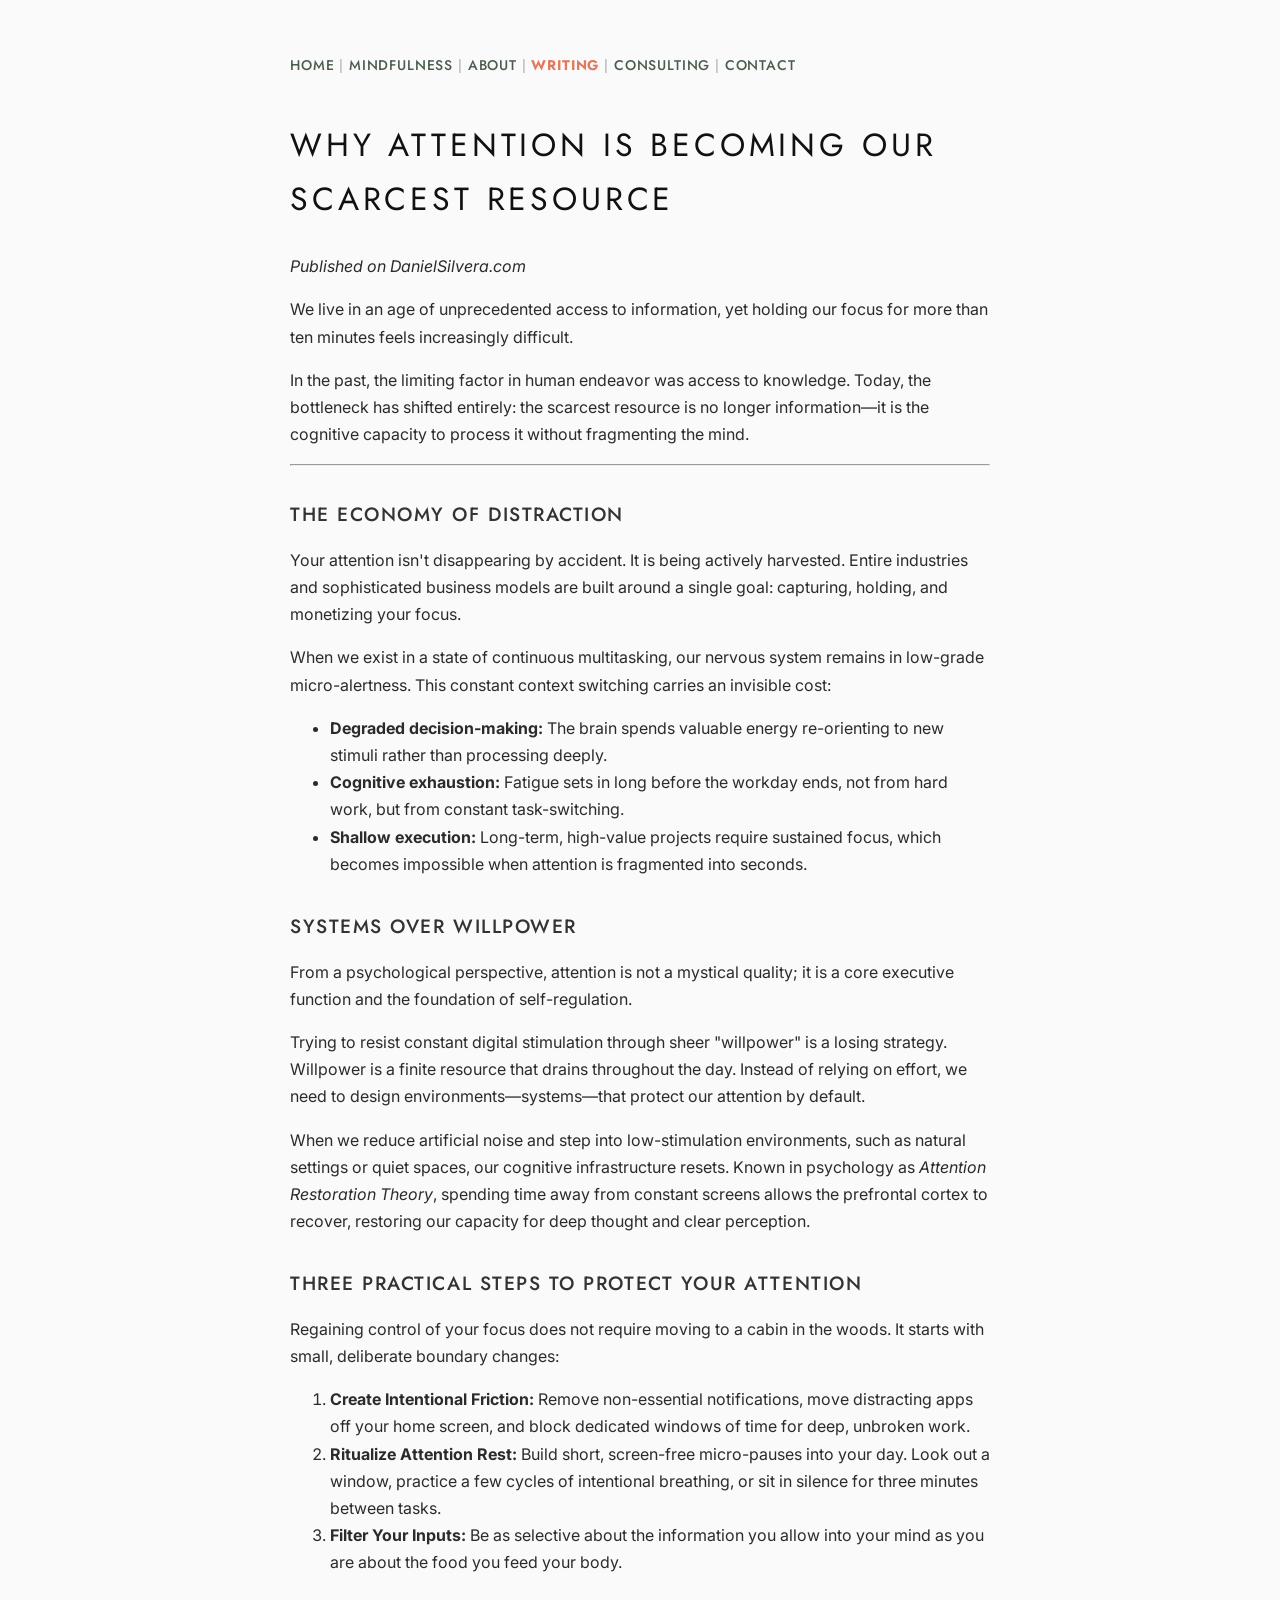
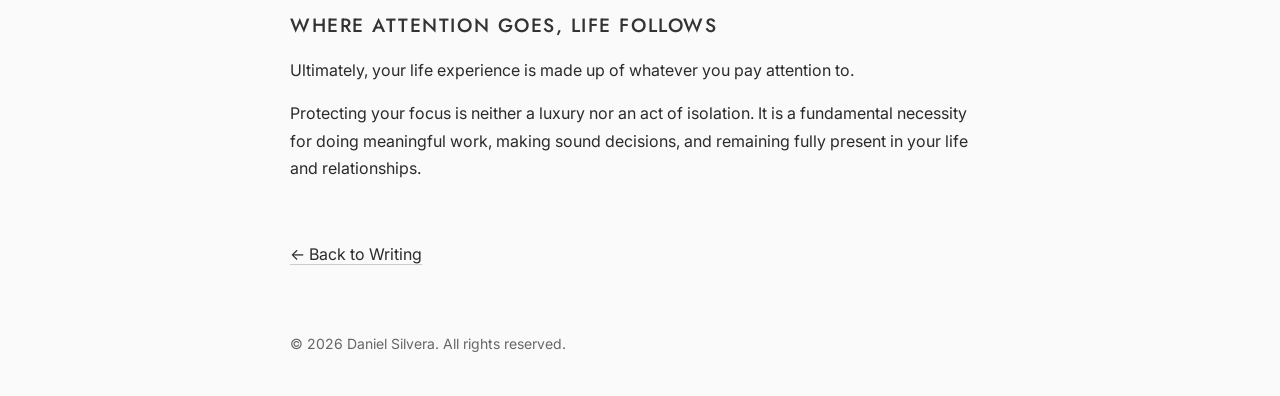
<file: blog/why-attention-is-becoming-our-scarcest-resource.html>
<!DOCTYPE html>
<html lang="en">
<head>
    <meta charset="UTF-8">
    <meta name="viewport" content="width=device-width, initial-scale=1.0">
    <title>Why Attention Is Becoming Our Scarcest Resource - Daniel Silvera</title>
    <link rel="stylesheet" href="../css/style.css?v=1.4">
</head>
<body>

<nav>
    <p>
        <a href="../index.html">Home</a> |
        <a href="../mindfulness.html">Mindfulness</a> |
        <a href="../about.html">About</a> |
        <a href="index.html" class="nav-highlight">Writing</a> |
        <a href="../consulting.html">Consulting</a> |
        <a href="../contact.html">Contact</a>
    </p>
</nav>

<article>
    <h1>Why Attention Is Becoming Our Scarcest Resource</h1>
    <p><em>Published on DanielSilvera.com</em></p>

    <p>We live in an age of unprecedented access to information, yet holding our focus for more than ten minutes feels increasingly difficult.</p>

    <p>In the past, the limiting factor in human endeavor was access to knowledge. Today, the bottleneck has shifted entirely: the scarcest resource is no longer information—it is the cognitive capacity to process it without fragmenting the mind.</p>

    <hr>

    <h2>The Economy of Distraction</h2>

    <p>Your attention isn't disappearing by accident. It is being actively harvested. Entire industries and sophisticated business models are built around a single goal: capturing, holding, and monetizing your focus.</p>

    <p>When we exist in a state of continuous multitasking, our nervous system remains in low-grade micro-alertness. This constant context switching carries an invisible cost:</p>

    <ul>
        <li><strong>Degraded decision-making:</strong> The brain spends valuable energy re-orienting to new stimuli rather than processing deeply.</li>
        <li><strong>Cognitive exhaustion:</strong> Fatigue sets in long before the workday ends, not from hard work, but from constant task-switching.</li>
        <li><strong>Shallow execution:</strong> Long-term, high-value projects require sustained focus, which becomes impossible when attention is fragmented into seconds.</li>
    </ul>

    <h2>Systems Over Willpower</h2>

    <p>From a psychological perspective, attention is not a mystical quality; it is a core executive function and the foundation of self-regulation.</p>

    <p>Trying to resist constant digital stimulation through sheer "willpower" is a losing strategy. Willpower is a finite resource that drains throughout the day. Instead of relying on effort, we need to design environments—systems—that protect our attention by default.</p>

    <p>When we reduce artificial noise and step into low-stimulation environments, such as natural settings or quiet spaces, our cognitive infrastructure resets. Known in psychology as <em>Attention Restoration Theory</em>, spending time away from constant screens allows the prefrontal cortex to recover, restoring our capacity for deep thought and clear perception.</p>

    <h2>Three Practical Steps to Protect Your Attention</h2>

    <p>Regaining control of your focus does not require moving to a cabin in the woods. It starts with small, deliberate boundary changes:</p>

    <ol>
        <li><strong>Create Intentional Friction:</strong> Remove non-essential notifications, move distracting apps off your home screen, and block dedicated windows of time for deep, unbroken work.</li>
        <li><strong>Ritualize Attention Rest:</strong> Build short, screen-free micro-pauses into your day. Look out a window, practice a few cycles of intentional breathing, or sit in silence for three minutes between tasks.</li>
        <li><strong>Filter Your Inputs:</strong> Be as selective about the information you allow into your mind as you are about the food you feed your body.</li>
    </ol>

    <h2>Where Attention Goes, Life Follows</h2>

    <p>Ultimately, your life experience is made up of whatever you pay attention to.</p>

    <p>Protecting your focus is neither a luxury nor an act of isolation. It is a fundamental necessity for doing meaningful work, making sound decisions, and remaining fully present in your life and relationships.</p>
</article>

<br>

<p>
    <a href="index.html">← Back to Writing</a>
</p>

<script src="../js/footer.js?v=1.3"></script>
</body>
</html>
</file>
<file: css/style.css>
/* Import Jost and Inter from Google Fonts */
@import url('https://fonts.googleapis.com/css2?family=Inter:wght@300;400;500&family=Jost:wght@300;400;500;600&display=swap');

:root {
    color-scheme: light;
}

body {
    max-width: 700px;
    margin: 0 auto;
    padding: 40px 24px;
    font-family: 'Inter', -apple-system, BlinkMacSystemFont, "Segoe UI", Roboto, sans-serif;
    font-size: 16px;
    line-height: 1.7;
    color: #2b2b2b;
    background-color: #fafafa;
}

/* Geometric Journal Title Style */
h1 {
    font-family: 'Jost', sans-serif;
    font-size: 2rem;
    font-weight: 400;
    text-transform: uppercase;
    letter-spacing: 0.12em; /* Gives the light, spaced editorial look */
    margin-top: 40px;
    color: #111111;
}

h2 {
    font-family: 'Jost', sans-serif;
    font-size: 1.2rem;
    font-weight: 500;
    text-transform: uppercase;
    letter-spacing: 0.08em;
    margin-top: 32px;
    color: #333333;
}

/* Body Links */
a {
    color: #2b2b2b;
    border-bottom: 1px solid #ccc;
    text-decoration: none;
    transition: border-color 0.2s ease, color 0.2s ease;
}

a:hover {
    border-bottom-color: #4a5d4e;
    color: #4a5d4e;
}

/* Navigation Menu */
nav p {
    font-family: 'Jost', sans-serif;
    font-size: 14px;
    letter-spacing: 0.06em;
    text-transform: uppercase;
    color: #a0a0a0;
}

nav a {
    color: #4a5d4e; /* Soft gray-green */
    border-bottom: none;
    font-weight: 500;
}

nav a:hover {
    color: #2e3b31;
    text-decoration: underline;
}

/* Destacado elegante para el enlace de Mindfulness */
nav a.nav-highlight,
.nav-highlight {
    color: #E07A5F !important; /* Naranja terracota/tierra elegante */
    font-weight: bold;
    border-bottom: none;
}

nav a.nav-highlight:hover,
.nav-highlight:hover {
    color: #F4A261 !important; /* Tono cálido al pasar el cursor */
    text-decoration: underline;
}

/* Dynamic Footer Style */
footer {
    margin-top: 3rem;
    padding-top: 1rem;
    font-size: 0.875rem;
    color: #666666;
    text-align: left;
}

footer p {
    margin: 0;
    font-size: 0.875rem;
    color: #666666;
}

/* Editorial Image Styles */
.profile-img,
.profile-image {
    width: 100%;
    max-width: 340px;
    height: auto;
    border-radius: 8px;
    margin: 24px 0;
    display: block;
}

.nature-banner {
    width: 100%;
    height: 240px;
    object-fit: cover;
    border-radius: 4px;
    margin: 24px 0;
    display: block;
}
</file>
